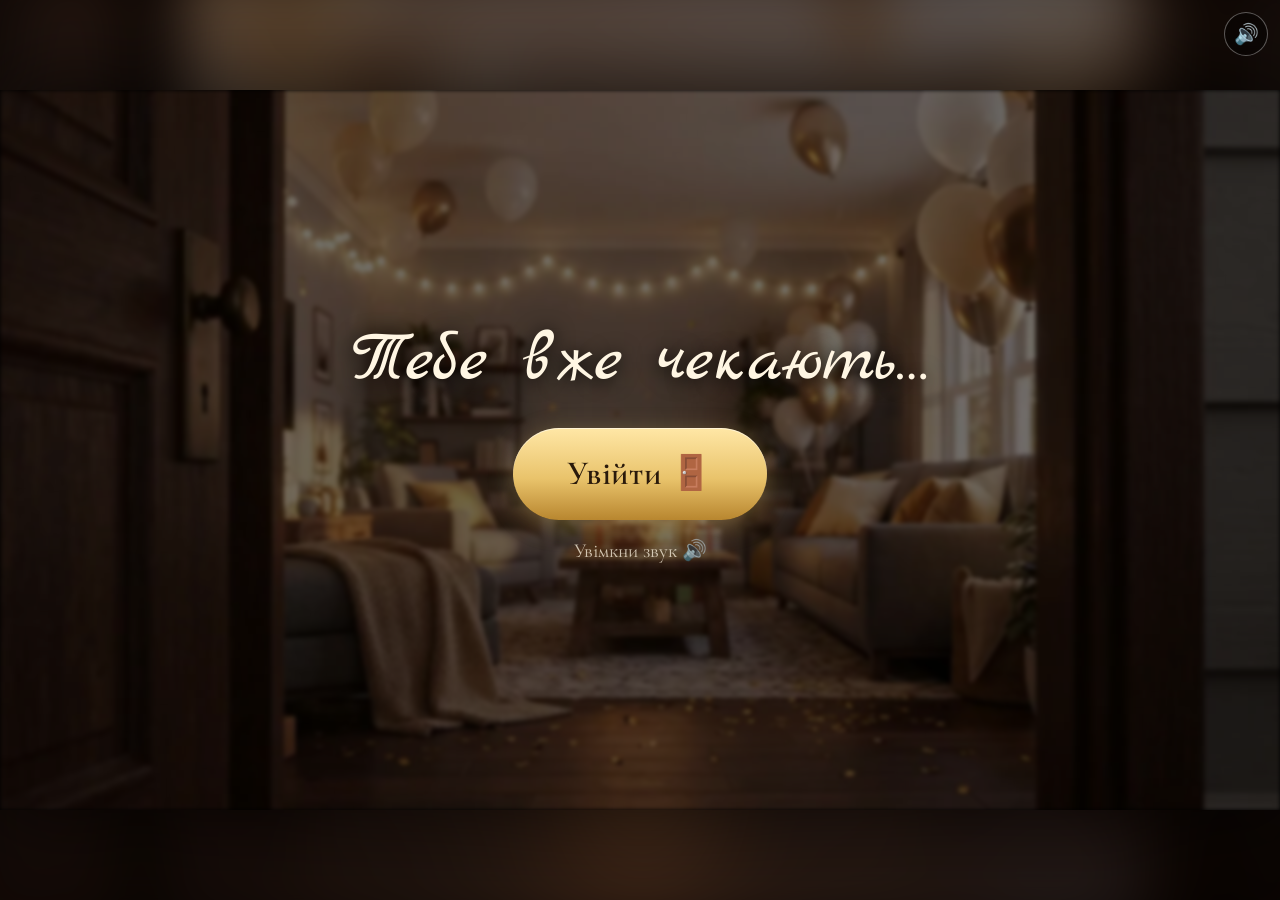
<file: index.html>
<!doctype html>
<html lang="uk">
<head>
<meta charset="utf-8">
<meta name="viewport" content="width=device-width, initial-scale=1, viewport-fit=cover">
<title>З днем народження! 🎁</title>
<meta name="description" content="Маленький мультик-привітання від друзів">
<meta property="og:title" content="З днем народження! 🎁">
<meta property="og:description" content="Заходь — тебе вже чекають 💛">
<meta property="og:image" content="assets/img/friends.webp">
<link rel="icon" href="data:image/svg+xml,<svg xmlns='http://www.w3.org/2000/svg' viewBox='0 0 100 100'><text y='.9em' font-size='90'>🎁</text></svg>">
<link rel="preconnect" href="https://fonts.googleapis.com">
<link rel="preconnect" href="https://fonts.gstatic.com" crossorigin>
<link href="https://fonts.googleapis.com/css2?family=Cormorant+Garamond:ital,wght@0,500;0,600;1,500&family=Marck+Script&display=swap" rel="stylesheet">
<link rel="stylesheet" href="css/style.css">
</head>
<body>
  <img id="bgBlur" src="assets/img/room.webp" alt="" aria-hidden="true">

  <main id="frame" aria-live="polite">
    <video id="vEntrance" src="assets/video/entrance.mp4" poster="assets/img/entrance-first.jpg" muted playsinline preload="auto"></video>
    <video id="vGreet" src="assets/video/greet.mp4" poster="assets/img/greet-first.jpg" muted playsinline preload="auto"></video>
    <video id="vFinale" src="assets/video/finale.mp4" poster="assets/img/finale-first.jpg" muted playsinline preload="auto"></video>

    <section id="giftsScene" class="layer">
      <img src="assets/img/gifts.webp" alt="Стіл із шістьма подарунками" class="fill">
      <h2 class="scene-title">Обери подарунок</h2>
      <div id="gifts"></div>
      <button id="toFinale" class="btn btn-small hidden">Завершити ➜</button>
    </section>

    <div id="flash" class="layer"></div>
    <canvas id="confetti" class="layer"></canvas>

    <section id="greetText" class="layer overlay-text hidden">
      <h1 class="big-title">З днем народження!</h1>
      <p class="sub">Від твоїх друзів — з любов'ю 💛</p>
    </section>

    <section id="greetNext" class="layer hidden">
      <div class="bubble">
        <p>А тепер — подарунки! Кожен для свого настрою 🎁</p>
        <button id="toGifts" class="btn">Відкрити подарунки</button>
      </div>
    </section>

    <section id="finaleText" class="layer overlay-text hidden">
      <h1 class="big-title">Ми тебе дуже любимо!</h1>
      <p class="sub">Нехай ці слова будуть поруч у будь-який день</p>
      <div class="row">
        <a id="printBtn" class="btn" href="print.html" target="_blank" rel="noopener">🖨 Роздрукувати вірші</a>
        <button id="replayBtn" class="btn btn-ghost">↺ Ще раз</button>
      </div>
    </section>

    <section id="start" class="layer">
      <img src="assets/img/entrance-first.jpg" alt="" class="fill dim">
      <div class="start-inner">
        <p class="kicker">Тебе вже чекають…</p>
        <button id="enterBtn" class="btn btn-big">Увійти 🚪</button>
        <p class="hint">Увімкни звук 🔊</p>
      </div>
    </section>
  </main>

  <!-- Біблія поверх усього -->
  <div id="bibleLayer" class="hidden" role="dialog" aria-modal="true" aria-label="Вірш">
    <div id="light"></div>
    <div id="rays"></div>
    <div id="sparkles"></div>
    <img id="bookClosed" src="assets/img/bible-closed.webp" alt="Біблія">
    <div id="bookOpen">
      <img src="assets/img/bible-open.webp" alt="">
      <div class="page page-left">
        <div class="mood"></div>
        <div class="ornament">✦ ✝ ✦</div>
        <div class="ref"></div>
      </div>
      <div class="page page-right"><p class="verse"></p></div>
    </div>
    <p id="tapHint">Натисни будь-де, щоб закрити</p>
  </div>

  <button id="muteBtn" class="icon-btn" aria-label="Вимкнути звук">🔊</button>
  <div id="rotateHint" class="hidden">Поверни телефон горизонтально для кращого перегляду 📱↻ <button aria-label="Закрити">✕</button></div>

  <script src="js/verses.js"></script>
  <script src="js/audio.js"></script>
  <script src="js/confetti.js"></script>
  <script src="js/app.js"></script>
</body>
</html>
</file>
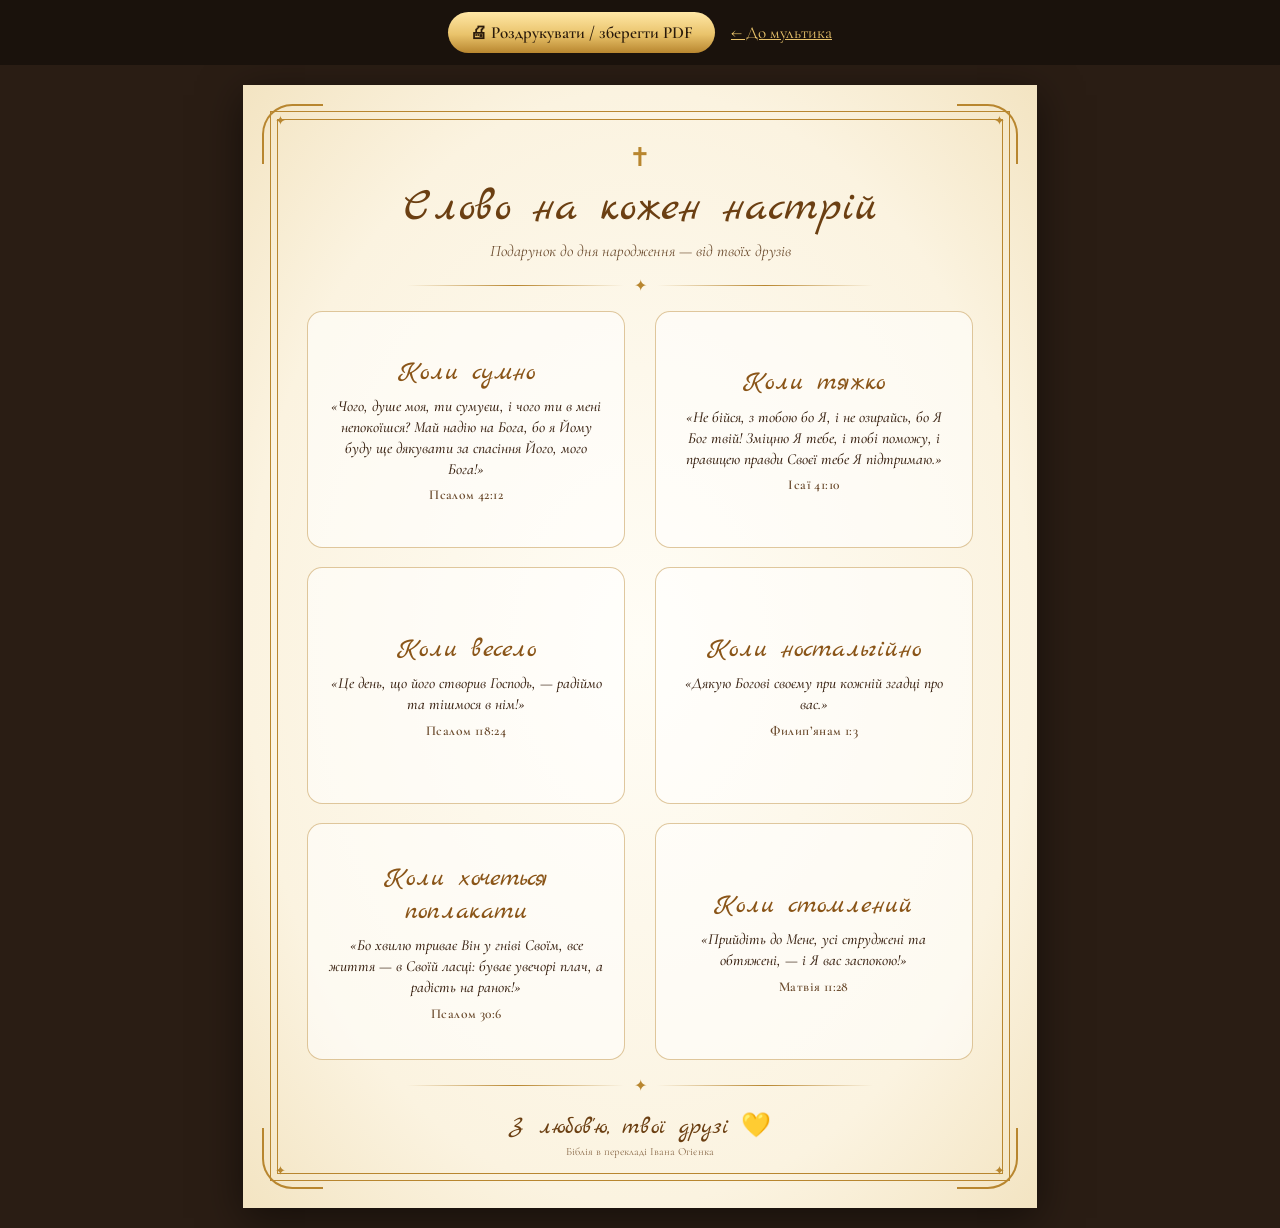
<file: print.html>
<!doctype html>
<html lang="uk">
<head>
<meta charset="utf-8">
<meta name="viewport" content="width=device-width, initial-scale=1">
<title>Слово на кожен настрій</title>
<link rel="preconnect" href="https://fonts.googleapis.com">
<link rel="preconnect" href="https://fonts.gstatic.com" crossorigin>
<link href="https://fonts.googleapis.com/css2?family=Cormorant+Garamond:ital,wght@0,500;0,600;1,500&family=Marck+Script&display=swap" rel="stylesheet">
<link rel="stylesheet" href="css/print.css">
</head>
<body>
  <div class="toolbar">
    <button onclick="window.print()">🖨 Роздрукувати / зберегти PDF</button>
    <a href="index.html">← До мультика</a>
  </div>

  <article class="sheet">
    <div class="corner tl"></div><div class="corner tr"></div><div class="corner bl"></div><div class="corner br"></div>
    <header>
      <div class="cross">✝</div>
      <h1>Слово на кожен настрій</h1>
      <p class="lead">Подарунок до дня народження — від твоїх друзів</p>
      <div class="divider"><span>✦</span></div>
    </header>
    <section id="list" class="grid"></section>
    <footer>
      <div class="divider"><span>✦</span></div>
      <p class="sign">З любов'ю, твої друзі 💛</p>
      <p class="small">Біблія в перекладі Івана Огієнка</p>
    </footer>
  </article>

  <script src="js/verses.js"></script>
  <script>
    document.getElementById('list').innerHTML = VERSES.map(v => `
      <div class="item">
        <h2>${v.mood}</h2>
        <p class="verse">«${v.text}»</p>
        <p class="ref">${v.ref}</p>
      </div>`).join('');
    if (new URLSearchParams(location.search).has('auto')) addEventListener('load', () => setTimeout(print, 600));
  </script>
</body>
</html>
</file>
<file: css/style.css>
:root {
  --gold: #e9c36b;
  --gold-deep: #b8862f;
  --ink: #3b2414;
  --cream: #fff6e3;
  --script: 'Marck Script', cursive;
  --serif: 'Cormorant Garamond', Georgia, serif;
}
* { box-sizing: border-box; }
html, body { margin: 0; height: 100%; background: #0b0705; overflow: hidden; }
body { font-family: var(--serif); color: var(--cream); -webkit-tap-highlight-color: transparent; }
.hidden { display: none !important; }

#bgBlur {
  position: fixed; inset: -40px; width: calc(100% + 80px); height: calc(100% + 80px);
  object-fit: cover; filter: blur(30px) brightness(.45); transition: opacity .8s;
}

/* Кадр 16:9, вписаний у екран */
#frame {
  position: absolute; left: 50%; top: 50%; transform: translate(-50%, -50%);
  width: min(100vw, calc(100dvh * 16 / 9));
  height: min(100dvh, calc(100vw * 9 / 16));
  overflow: hidden; container-type: size; background: #000;
  box-shadow: 0 0 80px rgba(0,0,0,.7);
}
#frame video, .fill { position: absolute; inset: 0; width: 100%; height: 100%; object-fit: cover; }
#frame video { opacity: 0; transition: opacity .6s; }
#frame video.on { opacity: 1; }
.layer { position: absolute; inset: 0; }
.dim { filter: brightness(.45) blur(2px); }

/* Старт */
#start { display: grid; place-items: center; z-index: 20; transition: opacity .8s; }
#start.out { opacity: 0; pointer-events: none; }
.start-inner { position: relative; text-align: center; }
.kicker { font-family: var(--script); font-size: clamp(26px, 6cqw, 72px); margin: 0 0 3cqh; text-shadow: 0 2px 20px #000; }
.hint { opacity: .75; font-size: clamp(13px, 1.6cqw, 20px); margin-top: 2.5cqh; }

/* Кнопки */
.btn {
  display: inline-block; font: 600 clamp(15px, 1.9cqw, 24px)/1 var(--serif); letter-spacing: .02em;
  color: #2a1a0b; text-decoration: none; cursor: pointer; border: 0; border-radius: 999px;
  padding: .85em 1.6em; background: linear-gradient(180deg, #ffe7a6, var(--gold) 55%, var(--gold-deep));
  box-shadow: 0 6px 24px rgba(233,195,107,.35), inset 0 1px 0 #fff8;
  transition: transform .2s, box-shadow .2s;
}
.btn:hover { transform: translateY(-2px) scale(1.03); box-shadow: 0 10px 34px rgba(233,195,107,.55); }
.btn:focus-visible, .gift-slot:has(.gift:focus-visible) { outline: 3px solid #fff; outline-offset: 4px; border-radius: 8px; }
.btn-big { font-size: clamp(18px, 2.8cqw, 34px); animation: pulse 2s infinite; }
.btn-small { font-size: clamp(12px, 1.5cqw, 18px); padding: .7em 1.3em; }
.btn-ghost { background: rgba(255,255,255,.12); color: var(--cream); border: 1px solid #fff6; box-shadow: none; backdrop-filter: blur(6px); }
@keyframes pulse { 50% { box-shadow: 0 0 0 14px rgba(233,195,107,0), 0 6px 40px rgba(233,195,107,.6); } }

/* Тексти поверх відео */
.overlay-text { background: linear-gradient(180deg, rgba(0,0,0,.5), transparent 38%); display: flex; flex-direction: column; align-items: center; justify-content: flex-start; padding-top: 4cqh; text-align: center; pointer-events: none; z-index: 8; }
.overlay-text .row, .overlay-text .btn { pointer-events: auto; }
.big-title {
  font-family: var(--script); font-weight: 400; margin: 0; font-size: clamp(34px, 8.5cqw, 120px);
  background: linear-gradient(180deg, #fff3cf, var(--gold) 50%, #c48a2c); -webkit-background-clip: text; background-clip: text; color: transparent;
  filter: drop-shadow(0 3px 10px rgba(0,0,0,.75));
  animation: rise 1.2s cubic-bezier(.2,.9,.3,1.3) both;
}
.sub { margin: .6cqh 0 0; font-size: clamp(15px, 2.4cqw, 32px); font-style: italic; text-shadow: 0 2px 10px #000, 0 0 3px #000; animation: rise 1.2s .4s both; }
.row { display: flex; gap: 1.5cqw; margin-top: 3cqh; flex-wrap: wrap; justify-content: center; animation: rise 1s .9s both; }
#finaleText { justify-content: flex-end; padding: 0 0 6cqh; background: linear-gradient(180deg, transparent 40%, rgba(0,0,0,.55)); }
@keyframes rise { from { opacity: 0; transform: translateY(30px) scale(.92); } }

#greetNext { display: flex; align-items: flex-end; justify-content: center; padding-bottom: 5cqh; z-index: 9; }
.bubble {
  text-align: center; background: rgba(255,250,240,.92); color: var(--ink); border-radius: 28px;
  padding: 2cqh 3cqw 2.5cqh; max-width: 70cqw; box-shadow: 0 10px 40px rgba(0,0,0,.5); animation: rise .8s both;
}
.bubble p { margin: 0 0 1.6cqh; font-size: clamp(16px, 2.6cqw, 34px); font-weight: 600; }

#flash { background: #fff8e8; opacity: 0; pointer-events: none; z-index: 15; }
#confetti { pointer-events: none; z-index: 7; width: 100%; height: 100%; }

/* Подарунки */
#giftsScene { opacity: 0; pointer-events: none; transition: opacity 1s; z-index: 5; }
#giftsScene.on { opacity: 1; pointer-events: auto; }
.scene-title {
  position: absolute; top: 3cqh; left: 0; right: 0; margin: 0; text-align: center; font-weight: 400;
  font-family: var(--script); font-size: clamp(26px, 5.5cqw, 80px); color: #fff3d6;
  text-shadow: 0 2px 16px rgba(0,0,0,.8), 0 0 30px rgba(233,195,107,.6);
}
.gift-slot { position: absolute; transform-origin: 50% 100%; transition: transform .25s; }
.gift {
  position: absolute; inset: 0; width: 100%; height: 100%; cursor: pointer; border: 0; padding: 0; background-color: transparent;
  background-image: url(../assets/img/gifts.webp); background-repeat: no-repeat; background-size: 100cqw 100cqh;
  -webkit-mask-image: radial-gradient(ellipse 62% 64% at 50% 52%, #000 72%, transparent 100%);
  mask-image: radial-gradient(ellipse 62% 64% at 50% 52%, #000 72%, transparent 100%);
  transition: filter .25s;
}
.gift-slot::before {
  content: ''; position: absolute; left: 50%; top: 55%; width: 140%; height: 120%; transform: translate(-50%, -50%);
  background: radial-gradient(ellipse, rgba(255,220,140,.55), transparent 65%); opacity: 0; transition: opacity .3s; pointer-events: none;
}
.gift-slot:hover { transform: translateY(-.8cqh) scale(1.04); }
.gift-slot:hover::before { opacity: 1; }
.gift-slot:hover .gift { filter: brightness(1.12); }
.gift-slot.shake { animation: shake .55s ease-in-out; }
.gift-slot.opened .gift { filter: brightness(.75) saturate(.7); }
.gift-slot.opened:hover .gift { filter: brightness(.9); }
@keyframes shake {
  20% { transform: rotate(-6deg) scale(1.08); } 40% { transform: rotate(6deg) scale(1.12); }
  60% { transform: rotate(-4deg) scale(1.14); } 80% { transform: rotate(3deg) scale(1.16) translateY(-1cqh); }
}
.tag {
  position: absolute; left: 50%; top: calc(100% + 1.2cqh); transform: translateX(-50%);
  width: max-content; max-width: 12.5cqw; font: 600 clamp(9px, 1.25cqw, 18px)/1.15 var(--serif); color: #fff8ea;
  background: rgba(40,22,10,.72); border: 1px solid rgba(233,195,107,.6); border-radius: 999px;
  padding: .35em .8em; pointer-events: none; text-align: center;
}
.gift-slot.opened .tag { color: var(--gold); }
.gift-slot.opened .tag::before { content: '✓ '; }
#toFinale { position: absolute; right: 2.5cqw; bottom: 3cqh; }

/* Біблія */
#bibleLayer { position: fixed; inset: 0; z-index: 50; cursor: pointer; overflow: hidden; }
#light {
  position: absolute; left: 0; top: 0; width: 20px; height: 20px; border-radius: 50%; opacity: 0;
  background: radial-gradient(circle, #fffef6 0%, #fff6d8 30%, #ffe39a 55%, #f3c45e 75%, rgba(243,196,94,0) 100%);
  transform: translate(-50%, -50%);
}
#rays {
  position: absolute; left: 50%; top: 50%; width: 260vmax; height: 260vmax; margin: -130vmax 0 0 -130vmax; opacity: 0;
  background: repeating-conic-gradient(from 0deg, rgba(255,255,255,.55) 0deg 4deg, rgba(255,255,255,0) 4deg 14deg);
  -webkit-mask: radial-gradient(circle, #000 0%, transparent 55%); mask: radial-gradient(circle, #000 0%, transparent 55%);
  animation: spin 40s linear infinite;
}
@keyframes spin { to { transform: rotate(360deg); } }
#sparkles { position: absolute; inset: 0; pointer-events: none; }
.spark {
  position: absolute; width: 6px; height: 6px; border-radius: 50%; background: #fff;
  box-shadow: 0 0 10px 3px rgba(255,220,130,.9); animation: twinkle 2.4s ease-in-out infinite;
}
@keyframes twinkle { 0%,100% { opacity: 0; transform: scale(.3); } 50% { opacity: 1; transform: scale(1); } }

#bookClosed {
  position: absolute; left: 50%; top: 50%; height: min(62vh, 80vw); width: auto;
  transform: translate(-50%, -50%); opacity: 0; filter: drop-shadow(0 20px 40px rgba(120,70,0,.5));
  will-change: transform, opacity;
}
#bookOpen {
  position: absolute; left: 50%; top: 50%; width: min(96vw, 122vh); aspect-ratio: 1064 / 718;
  transform: translate(-50%, -50%) scaleX(0); opacity: 0; container-type: inline-size;
  filter: drop-shadow(0 25px 50px rgba(110,60,0,.45));
}
#bookOpen > img { width: 100%; height: 100%; display: block; }
.page { position: absolute; top: 10%; height: 70%; display: flex; flex-direction: column; justify-content: center; align-items: center; text-align: center; color: var(--ink); opacity: 0; }
.page-left { left: 12%; width: 31%; }
.page-right { left: 56.5%; width: 31%; }
.mood { font-family: var(--script); font-size: clamp(16px, 4.6cqw, 54px); line-height: 1.15; color: #7a4a14; }
.ornament { margin: 4% 0; color: var(--gold-deep); font-size: clamp(10px, 2cqw, 24px); letter-spacing: .3em; }
.ref { font-style: italic; font-weight: 600; font-size: clamp(11px, 2.1cqw, 26px); color: #5a3a1e; }
.verse { margin: 0; font-family: var(--serif); font-style: italic; font-weight: 500; font-size: clamp(11px, 3.1cqw, 38px); line-height: 1.32; }
.verse.long { font-size: clamp(9.5px, 2.35cqw, 29px); }
#tapHint {
  position: absolute; left: 0; right: 0; bottom: 3vh; margin: 0; text-align: center; color: #6b4410;
  font-size: clamp(13px, 2vh, 20px); font-style: italic; opacity: 0; transition: opacity .6s;
}
#tapHint.on { opacity: .85; }

.icon-btn {
  position: fixed; top: 12px; right: 12px; z-index: 60; width: 44px; height: 44px; border-radius: 50%;
  border: 1px solid #fff5; background: rgba(0,0,0,.35); color: #fff; font-size: 20px; cursor: pointer; backdrop-filter: blur(6px);
}
#rotateHint {
  position: fixed; left: 50%; bottom: 14px; transform: translateX(-50%); z-index: 40; width: max-content; max-width: 92vw;
  background: rgba(20,12,6,.85); border: 1px solid #e9c36b88; border-radius: 14px; padding: 10px 14px; font-size: 15px;
}
#rotateHint button { background: none; border: 0; color: #fff; font-size: 16px; margin-left: 6px; cursor: pointer; }

@media (prefers-reduced-motion: reduce) {
  .gift, #rays, .btn-big { animation: none !important; }
}
</file>
<file: css/print.css>
@page { size: A4; margin: 0; }
:root { --gold: #b8862f; --ink: #3b2414; }
* { box-sizing: border-box; }
html, body { margin: 0; }
body { background: #2a1d14; font-family: 'Cormorant Garamond', Georgia, serif; color: var(--ink); -webkit-print-color-adjust: exact; print-color-adjust: exact; }

.toolbar { position: sticky; top: 0; z-index: 2; display: flex; gap: 16px; justify-content: center; align-items: center; padding: 12px; background: #1a120c; }
.toolbar button { font: 600 17px 'Cormorant Garamond', serif; padding: 10px 22px; border: 0; border-radius: 999px; cursor: pointer; color: #2a1a0b; background: linear-gradient(180deg, #ffe7a6, #e9c36b 55%, #b8862f); }
.toolbar a { color: #e9c36b; font-size: 17px; }

.sheet {
  position: relative; width: 210mm; height: 297mm; margin: 20px auto; padding: 16mm 17mm 13mm;
  background: radial-gradient(ellipse at center, #fffdf6 0%, #fbf3e0 70%, #f3e4c2 100%);
  box-shadow: 0 10px 40px rgba(0,0,0,.5); overflow: hidden;
  display: flex; flex-direction: column;
}
.sheet::before { content: ''; position: absolute; inset: 7mm; border: 1.5px solid var(--gold); pointer-events: none; }
.sheet::after { content: ''; position: absolute; inset: 9mm; border: .5px solid var(--gold); pointer-events: none; }
.corner { position: absolute; width: 16mm; height: 16mm; border: 2.5px solid var(--gold); z-index: 1; }
.corner::after { content: '✦'; position: absolute; color: var(--gold); font-size: 13px; }
.tl { top: 5mm; left: 5mm; border-right: 0; border-bottom: 0; border-top-left-radius: 8mm; }
.tr { top: 5mm; right: 5mm; border-left: 0; border-bottom: 0; border-top-right-radius: 8mm; }
.bl { bottom: 5mm; left: 5mm; border-right: 0; border-top: 0; border-bottom-left-radius: 8mm; }
.br { bottom: 5mm; right: 5mm; border-left: 0; border-top: 0; border-bottom-right-radius: 8mm; }
.tl::after, .bl::after { left: 3mm; } .tr::after, .br::after { right: 3mm; }
.tl::after, .tr::after { top: 2mm; } .bl::after, .br::after { bottom: 2mm; }

header { text-align: center; }
.cross { color: var(--gold); font-size: 26px; line-height: 1; }
h1 { font-family: 'Marck Script', cursive; font-weight: 400; font-size: 46px; margin: 2mm 0 0; color: #6b3f12; }
.lead { margin: 1mm 0 0; font-style: italic; font-size: 16px; color: #6a4a2c; }
.divider { display: flex; align-items: center; gap: 10px; color: var(--gold); margin: 4mm auto; width: 70%; }
.divider::before, .divider::after { content: ''; flex: 1; height: 1px; background: linear-gradient(90deg, transparent, var(--gold), transparent); }

.grid { flex: 1; display: grid; grid-template-columns: 1fr 1fr; grid-template-rows: repeat(3, 1fr); gap: 5mm 8mm; }
.item { display: flex; flex-direction: column; justify-content: center; text-align: center; padding: 4mm 5mm; border-radius: 4mm; background: rgba(255,255,255,.55); border: .5px solid rgba(184,134,47,.45); }
.item h2 { font-family: 'Marck Script', cursive; font-weight: 400; font-size: 27px; margin: 0 0 2mm; color: #8a5518; }
.item .verse { margin: 0; font-style: italic; font-weight: 500; font-size: 15.5px; line-height: 1.35; }
.item .ref { margin: 2mm 0 0; font-weight: 600; font-size: 13.5px; color: #6a4a2c; letter-spacing: .03em; }

footer { text-align: center; }
.sign { font-family: 'Marck Script', cursive; font-size: 24px; margin: 0; color: #6b3f12; }
.small { margin: 1mm 0 0; font-size: 11px; color: #8a6a4a; }

@media print {
  body { background: none; }
  .toolbar { display: none; }
  .sheet { margin: 0; box-shadow: none; }
}
</file>
